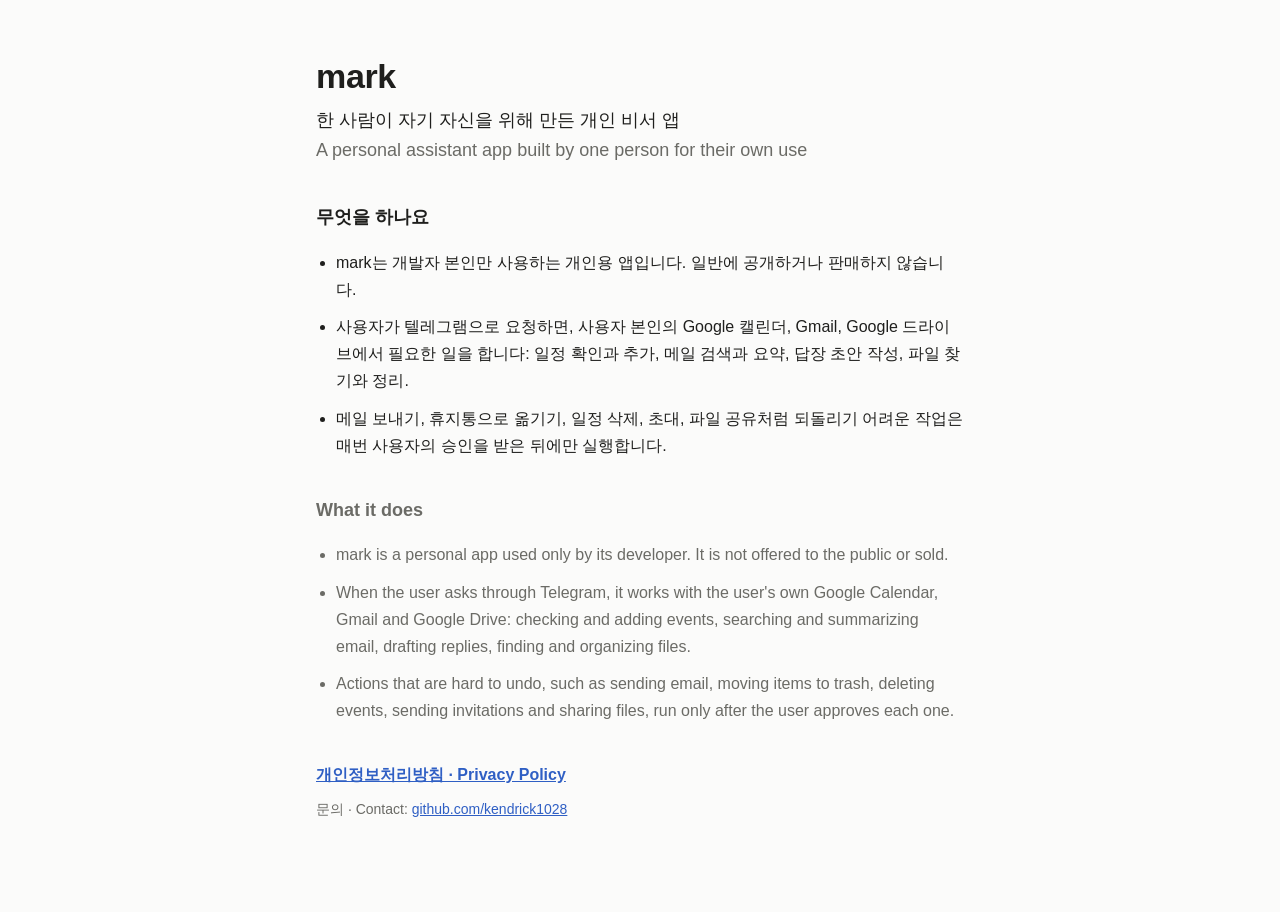
<file: index.html>
<!doctype html>
<html lang="ko">
<head>
<meta charset="utf-8">
<meta name="viewport" content="width=device-width, initial-scale=1">
<title>mark · 개인 비서</title>
<link rel="stylesheet" href="style.css">
</head>
<body>
<main>
  <h1>mark</h1>
  <p class="lead">한 사람이 자기 자신을 위해 만든 개인 비서 앱<br><span class="en">A personal assistant app built by one person for their own use</span></p>

  <h2>무엇을 하나요</h2>
  <ul>
    <li>mark는 개발자 본인만 사용하는 개인용 앱입니다. 일반에 공개하거나 판매하지 않습니다.</li>
    <li>사용자가 텔레그램으로 요청하면, 사용자 본인의 Google 캘린더, Gmail, Google 드라이브에서 필요한 일을 합니다: 일정 확인과 추가, 메일 검색과 요약, 답장 초안 작성, 파일 찾기와 정리.</li>
    <li>메일 보내기, 휴지통으로 옮기기, 일정 삭제, 초대, 파일 공유처럼 되돌리기 어려운 작업은 매번 사용자의 승인을 받은 뒤에만 실행합니다.</li>
  </ul>

  <h2 class="en">What it does</h2>
  <ul class="en">
    <li>mark is a personal app used only by its developer. It is not offered to the public or sold.</li>
    <li>When the user asks through Telegram, it works with the user's own Google Calendar, Gmail and Google Drive: checking and adding events, searching and summarizing email, drafting replies, finding and organizing files.</li>
    <li>Actions that are hard to undo, such as sending email, moving items to trash, deleting events, sending invitations and sharing files, run only after the user approves each one.</li>
  </ul>

  <p class="links"><a href="privacy.html">개인정보처리방침 · Privacy Policy</a></p>
  <p class="contact">문의 · Contact: <a href="https://github.com/kendrick1028">github.com/kendrick1028</a></p>
</main>
</body>
</html>
</file>
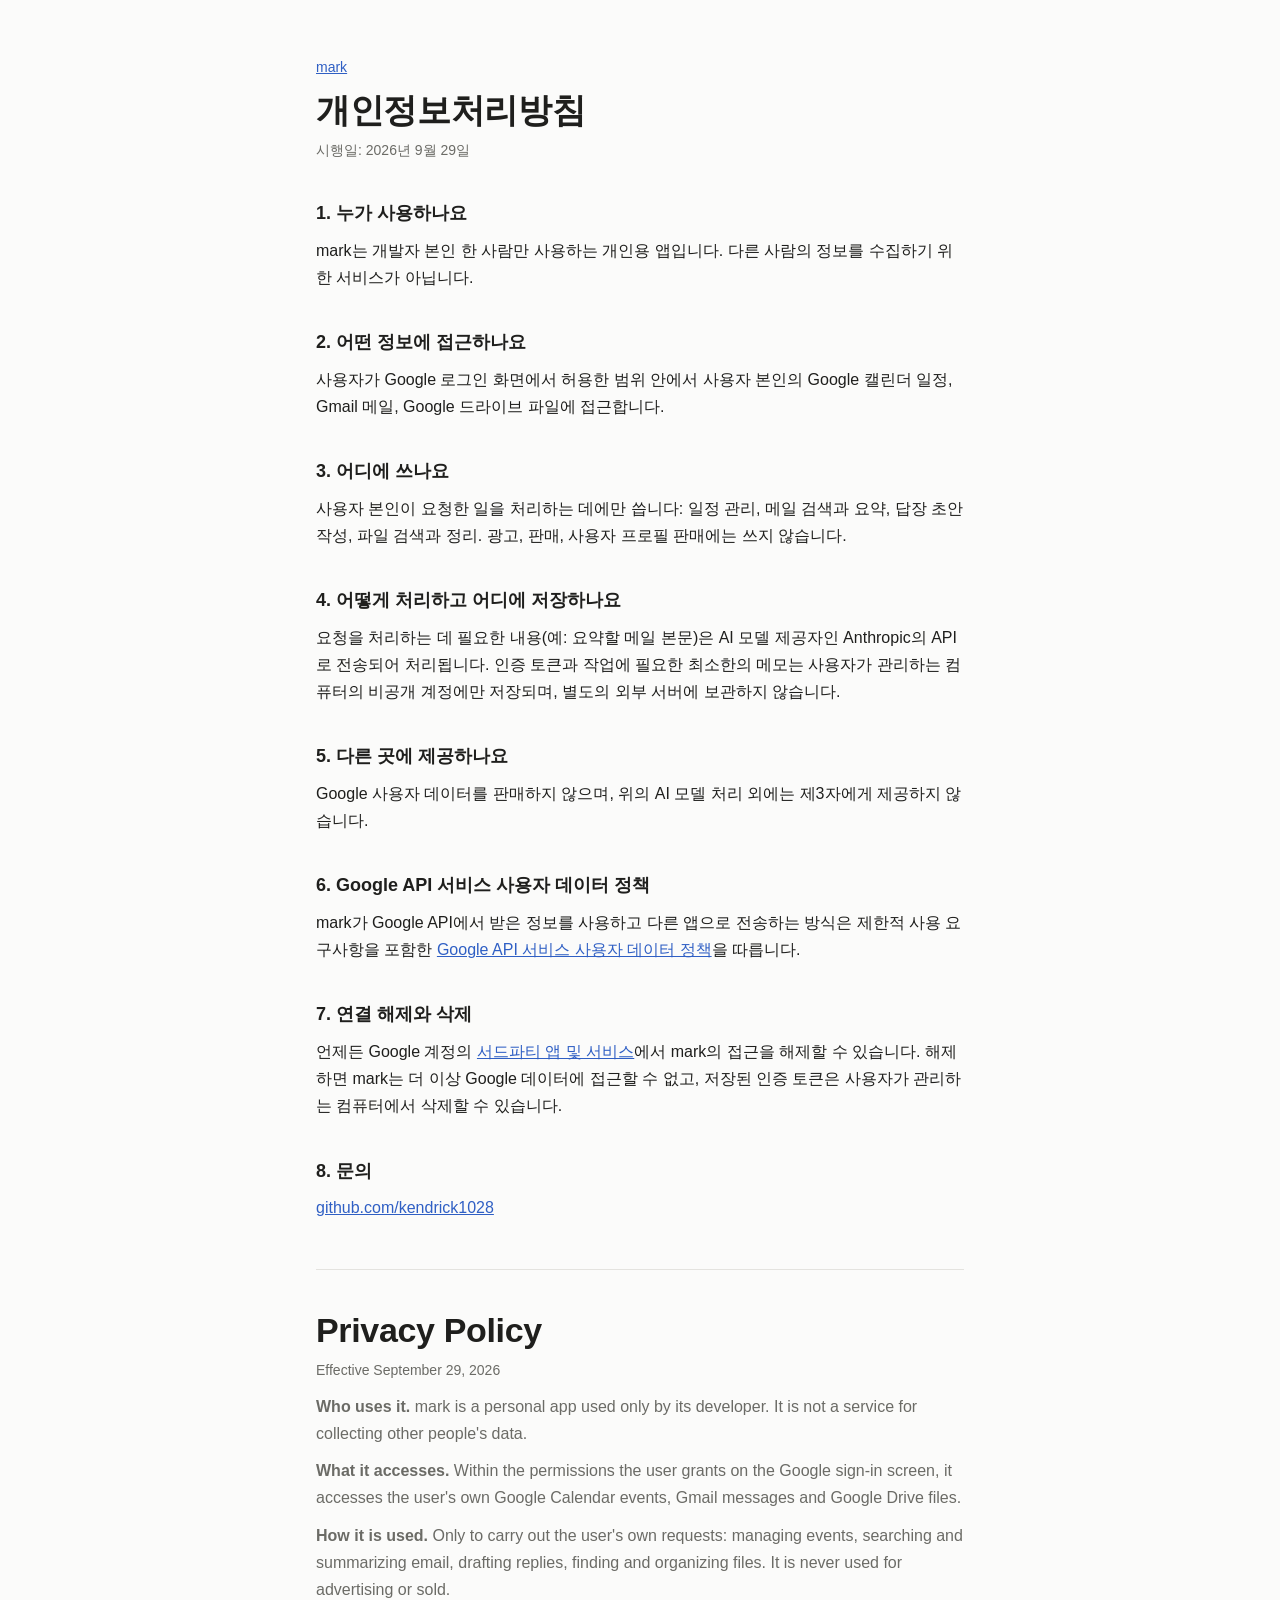
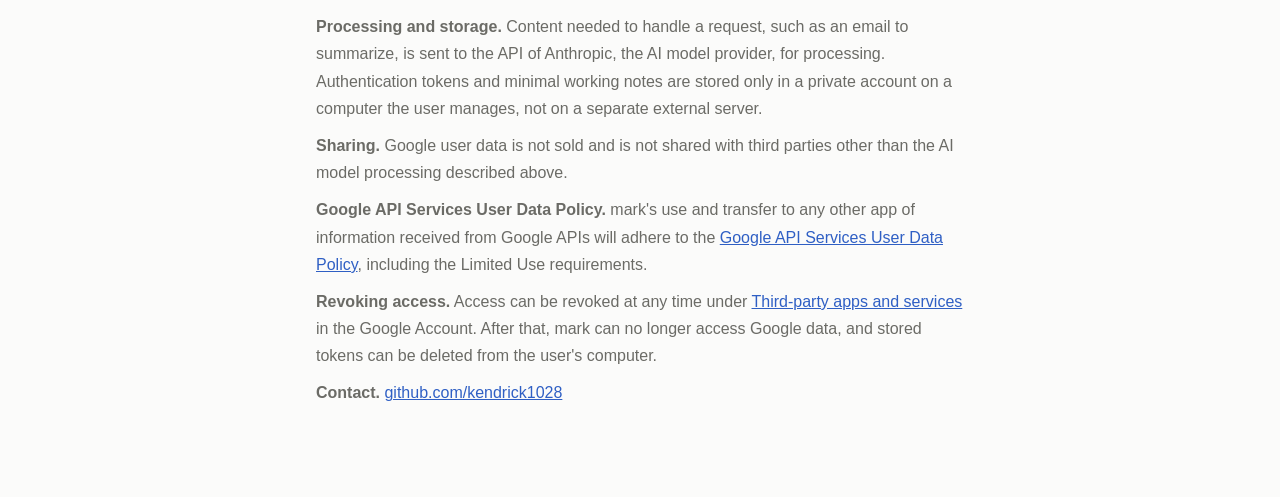
<file: privacy.html>
<!doctype html>
<html lang="ko">
<head>
<meta charset="utf-8">
<meta name="viewport" content="width=device-width, initial-scale=1">
<title>mark · 개인정보처리방침</title>
<link rel="stylesheet" href="style.css">
</head>
<body>
<main>
  <p class="back"><a href="./">mark</a></p>
  <h1>개인정보처리방침</h1>
  <p class="meta">시행일: 2026년 9월 29일</p>

  <h2>1. 누가 사용하나요</h2>
  <p>mark는 개발자 본인 한 사람만 사용하는 개인용 앱입니다. 다른 사람의 정보를 수집하기 위한 서비스가 아닙니다.</p>

  <h2>2. 어떤 정보에 접근하나요</h2>
  <p>사용자가 Google 로그인 화면에서 허용한 범위 안에서 사용자 본인의 Google 캘린더 일정, Gmail 메일, Google 드라이브 파일에 접근합니다.</p>

  <h2>3. 어디에 쓰나요</h2>
  <p>사용자 본인이 요청한 일을 처리하는 데에만 씁니다: 일정 관리, 메일 검색과 요약, 답장 초안 작성, 파일 검색과 정리. 광고, 판매, 사용자 프로필 판매에는 쓰지 않습니다.</p>

  <h2>4. 어떻게 처리하고 어디에 저장하나요</h2>
  <p>요청을 처리하는 데 필요한 내용(예: 요약할 메일 본문)은 AI 모델 제공자인 Anthropic의 API로 전송되어 처리됩니다. 인증 토큰과 작업에 필요한 최소한의 메모는 사용자가 관리하는 컴퓨터의 비공개 계정에만 저장되며, 별도의 외부 서버에 보관하지 않습니다.</p>

  <h2>5. 다른 곳에 제공하나요</h2>
  <p>Google 사용자 데이터를 판매하지 않으며, 위의 AI 모델 처리 외에는 제3자에게 제공하지 않습니다.</p>

  <h2>6. Google API 서비스 사용자 데이터 정책</h2>
  <p>mark가 Google API에서 받은 정보를 사용하고 다른 앱으로 전송하는 방식은 제한적 사용 요구사항을 포함한 <a href="https://developers.google.com/terms/api-services-user-data-policy">Google API 서비스 사용자 데이터 정책</a>을 따릅니다.</p>

  <h2>7. 연결 해제와 삭제</h2>
  <p>언제든 Google 계정의 <a href="https://myaccount.google.com/connections">서드파티 앱 및 서비스</a>에서 mark의 접근을 해제할 수 있습니다. 해제하면 mark는 더 이상 Google 데이터에 접근할 수 없고, 저장된 인증 토큰은 사용자가 관리하는 컴퓨터에서 삭제할 수 있습니다.</p>

  <h2>8. 문의</h2>
  <p><a href="https://github.com/kendrick1028">github.com/kendrick1028</a></p>

  <hr>

  <h1 class="en">Privacy Policy</h1>
  <p class="meta">Effective September 29, 2026</p>
  <div class="en">
    <p><b>Who uses it.</b> mark is a personal app used only by its developer. It is not a service for collecting other people's data.</p>
    <p><b>What it accesses.</b> Within the permissions the user grants on the Google sign-in screen, it accesses the user's own Google Calendar events, Gmail messages and Google Drive files.</p>
    <p><b>How it is used.</b> Only to carry out the user's own requests: managing events, searching and summarizing email, drafting replies, finding and organizing files. It is never used for advertising or sold.</p>
    <p><b>Processing and storage.</b> Content needed to handle a request, such as an email to summarize, is sent to the API of Anthropic, the AI model provider, for processing. Authentication tokens and minimal working notes are stored only in a private account on a computer the user manages, not on a separate external server.</p>
    <p><b>Sharing.</b> Google user data is not sold and is not shared with third parties other than the AI model processing described above.</p>
    <p><b>Google API Services User Data Policy.</b> mark's use and transfer to any other app of information received from Google APIs will adhere to the <a href="https://developers.google.com/terms/api-services-user-data-policy">Google API Services User Data Policy</a>, including the Limited Use requirements.</p>
    <p><b>Revoking access.</b> Access can be revoked at any time under <a href="https://myaccount.google.com/connections">Third-party apps and services</a> in the Google Account. After that, mark can no longer access Google data, and stored tokens can be deleted from the user's computer.</p>
    <p><b>Contact.</b> <a href="https://github.com/kendrick1028">github.com/kendrick1028</a></p>
  </div>
</main>
</body>
</html>
</file>
<file: style.css>
:root {
  --bg: #fbfbfa;
  --text: #1f1f1d;
  --muted: #6b6b66;
  --line: #e4e3df;
  --link: #2f5fc4;
}
@media (prefers-color-scheme: dark) {
  :root {
    --bg: #161615;
    --text: #ecebe7;
    --muted: #9d9c96;
    --line: #2e2e2b;
    --link: #8fb0f5;
  }
}
* { box-sizing: border-box; }
body {
  margin: 0;
  background: var(--bg);
  color: var(--text);
  font: 16px/1.7 -apple-system, BlinkMacSystemFont, "Apple SD Gothic Neo", "Noto Sans KR", sans-serif;
}
main { max-width: 680px; margin: 0 auto; padding: 56px 16px 80px; }
h1 { font-size: 34px; line-height: 1.2; margin: 0 0 8px; letter-spacing: -0.01em; }
h2 { font-size: 18px; margin: 36px 0 8px; }
p, li { margin: 0 0 10px; }
ul { padding-left: 20px; }
a { color: var(--link); }
.lead { font-size: 18px; margin-bottom: 8px; }
.en { color: var(--muted); }
h1.en { color: var(--text); margin-top: 40px; }
.meta, .back, .contact { color: var(--muted); font-size: 14px; }
.links { margin-top: 36px; font-weight: 600; }
hr { border: 0; border-top: 1px solid var(--line); margin: 48px 0 0; }
</file>
